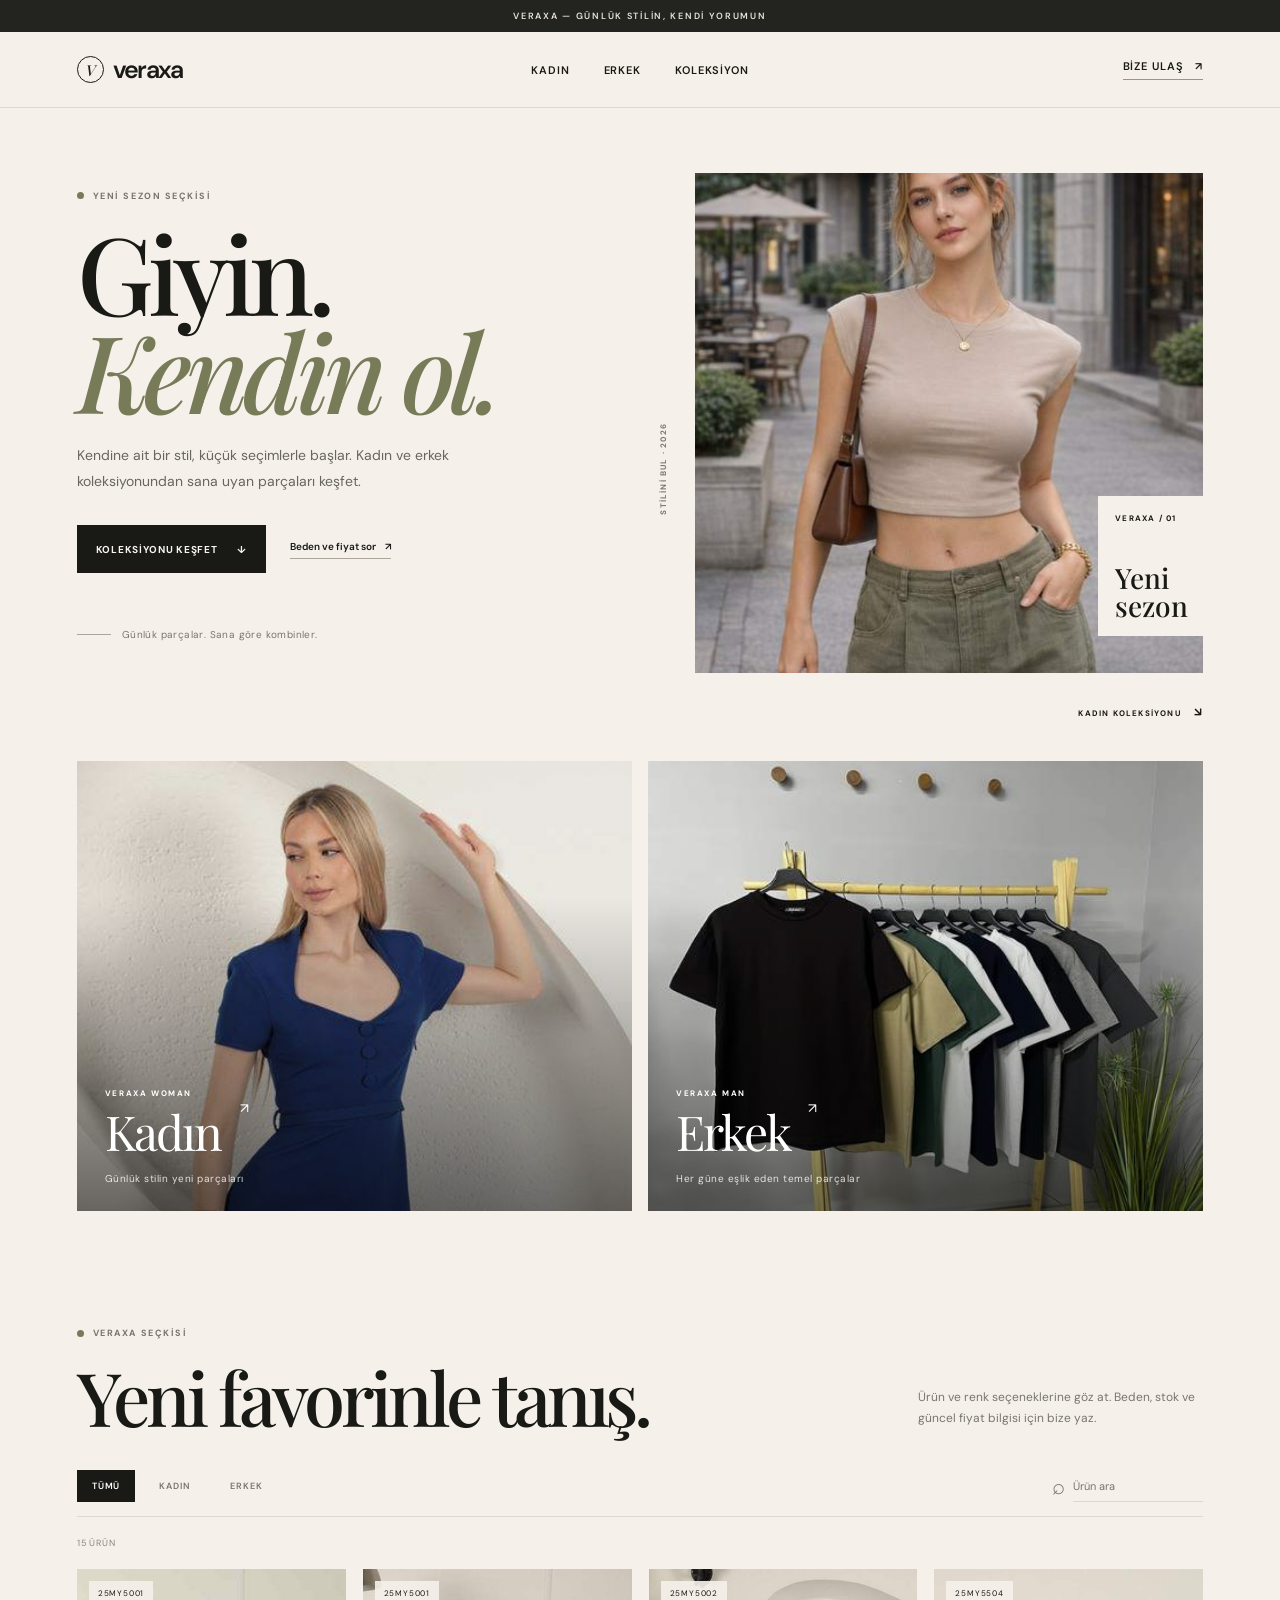
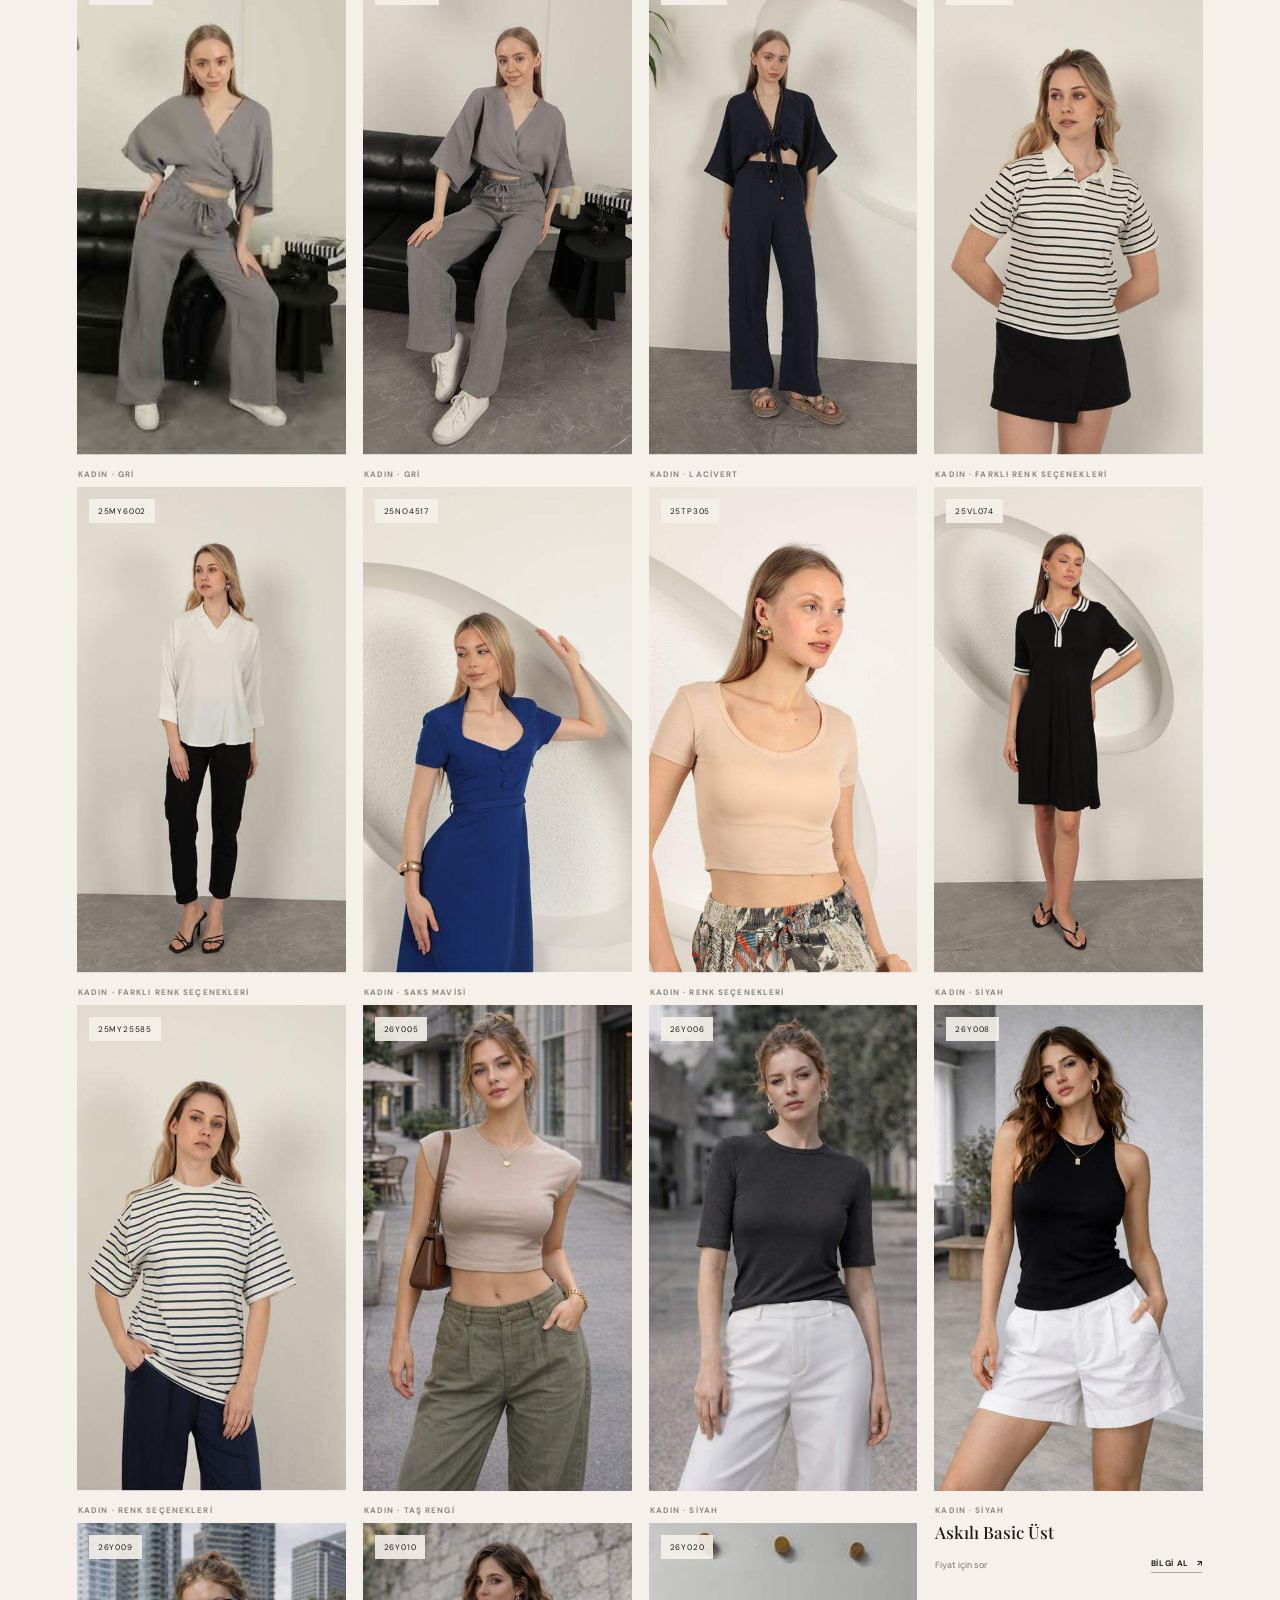
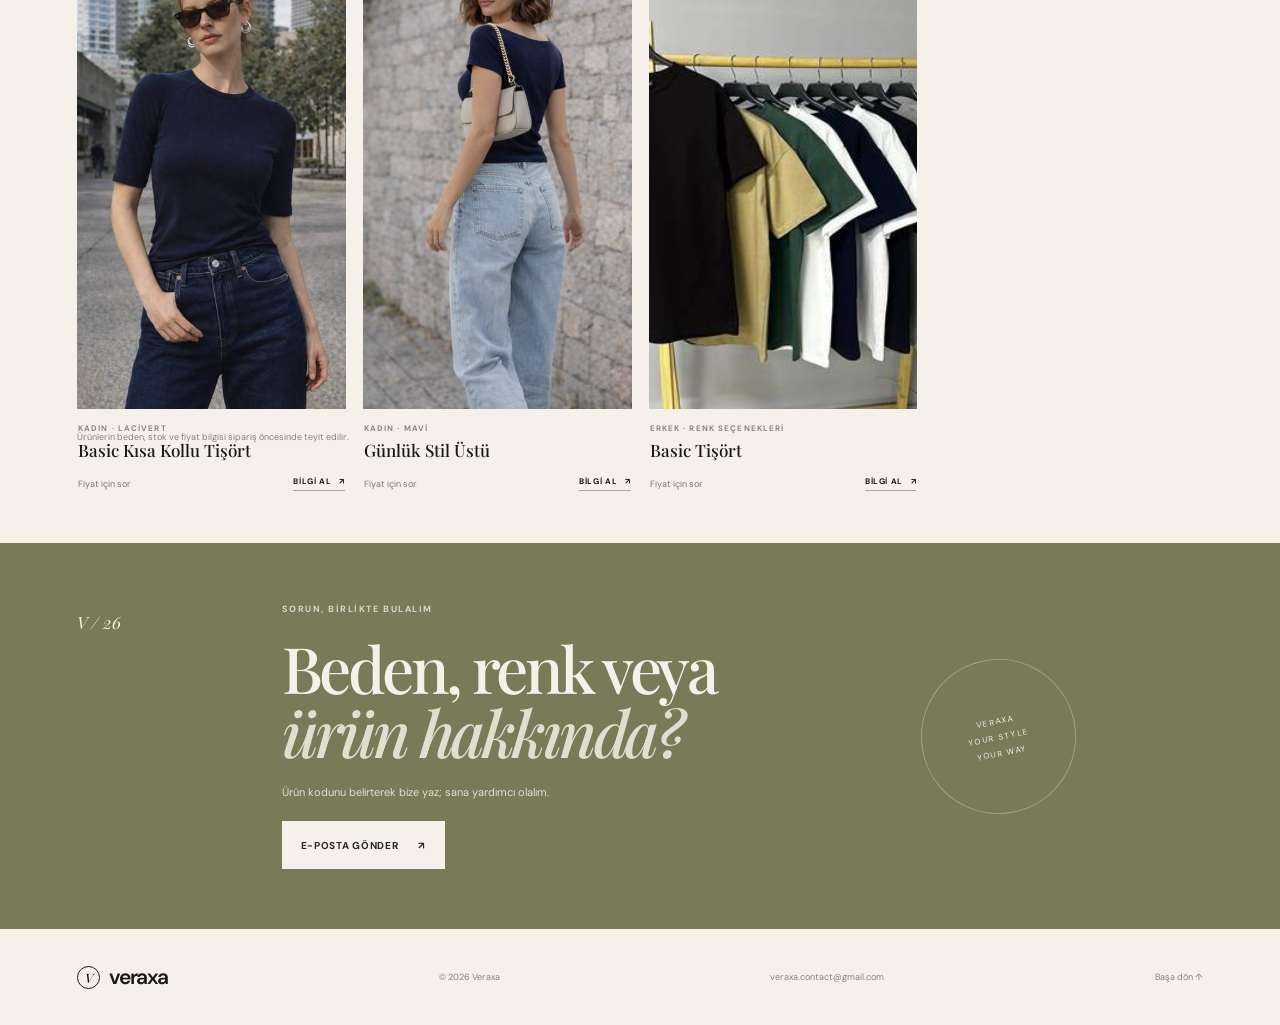
<file: index.html>
<!doctype html>
<html lang="tr">
<head>
  <meta charset="utf-8">
  <meta name="viewport" content="width=device-width, initial-scale=1">
  <meta name="theme-color" content="#f5f1ea">
  <title>Veraxa | Kadın ve Erkek Giyim</title>
  <meta name="description" content="Veraxa kadın ve erkek giyim koleksiyonunu keşfet. Ürün, beden ve güncel fiyat bilgisi için bize ulaş.">
  <meta property="og:title" content="Veraxa | Kadın ve Erkek Giyim">
  <meta property="og:description" content="Günlük stiline eşlik edecek parçaları Veraxa'da keşfet.">
  <meta property="og:type" content="website">
  <link rel="stylesheet" href="assets/css/site.css?v=20260930-fashion">
</head>
<body>
  <div class="announcement" id="announcementText">VERAXA — GÜNLÜK STİLİN, KENDİ YORUMUN</div>
  <header class="site-header">
    <a class="brand" href="/" aria-label="Veraxa ana sayfa"><span class="brand-mark">V</span><span>veraxa</span></a>
    <nav aria-label="Ana menü">
      <a href="#kadin">Kadın</a>
      <a href="#erkek">Erkek</a>
      <a href="#koleksiyon">Koleksiyon</a>
    </nav>
    <a class="header-cta" data-store-email href="mailto:veraxa.contact@gmail.com?subject=Veraxa%20%C3%BCr%C3%BCn%20bilgisi">Bize ulaş <span aria-hidden="true">↗</span></a>
  </header>

  <main>
    <section class="hero">
      <div class="hero-copy">
        <p class="eyebrow"><span></span> Yeni sezon seçkisi</p>
        <h1 class="hero-title" id="heroTitle">Giyin.<br><em>Kendin ol.</em></h1>
        <p class="hero-lead" id="heroLead">Kendine ait bir stil, küçük seçimlerle başlar. Kadın ve erkek koleksiyonundan sana uyan parçaları keşfet.</p>
        <div class="hero-actions">
          <a class="button button-dark" href="#koleksiyon">Koleksiyonu keşfet <span aria-hidden="true">↓</span></a>
          <a class="text-link" data-store-email href="mailto:veraxa.contact@gmail.com?subject=Veraxa%20%C3%BCr%C3%BCn%20bilgisi">Beden ve fiyat sor <span aria-hidden="true">↗</span></a>
        </div>
        <div class="hero-note"><span class="note-line"></span> <span id="heroNote">Günlük parçalar. Sana göre kombinler.</span></div>
      </div>
      <div class="hero-visual">
        <img id="heroImage" src="assets/products/26Y005.jpg" alt="Veraxa kadın koleksiyonundan günlük kombin">
        <div class="visual-label"><span>VERAXA / 01</span><strong>Yeni<br>sezon</strong></div>
        <div class="visual-caption">STİLİNİ BUL · 2026</div>
      </div>
      <a class="hero-side-link" href="#kadin">KADIN KOLEKSİYONU <span>↘</span></a>
    </section>

    <section class="category-intro" aria-label="Koleksiyon kategorileri">
      <a class="category-card women" id="kadin" href="#koleksiyon" data-select="Kadın">
        <img id="womenImage" src="assets/products/25NO4517-elbise.jpg" alt="Kadın koleksiyonundan saks mavisi elbise" loading="lazy">
        <span class="category-overline">VERAXA WOMAN</span>
        <span class="category-title">Kadın <span>↗</span></span>
        <span class="category-subtitle">Günlük stilin yeni parçaları</span>
      </a>
      <a class="category-card men" id="erkek" href="#koleksiyon" data-select="Erkek">
        <img id="menImage" src="assets/products/26Y020.jpg" alt="Erkek koleksiyonundan farklı renklerde tişörtler" loading="lazy">
        <span class="category-overline">VERAXA MAN</span>
        <span class="category-title">Erkek <span>↗</span></span>
        <span class="category-subtitle">Her güne eşlik eden temel parçalar</span>
      </a>
    </section>

    <section class="catalog" id="koleksiyon">
      <div class="catalog-heading">
        <div>
          <p class="eyebrow"><span></span> VERAXA SEÇKİSİ</p>
          <h2 class="catalog-title" id="catalogTitle">Yeni favorinle <em>tanış.</em></h2>
        </div>
        <p id="catalogDescription">Ürün ve renk seçeneklerine göz at. Beden, stok ve güncel fiyat bilgisi için bize yaz.</p>
      </div>
      <div class="catalog-toolbar">
        <div class="filters" id="categoryFilters" aria-label="Koleksiyon filtresi"></div>
        <label class="search-box"><span class="sr-only">Ürün ara</span><span aria-hidden="true">⌕</span><input id="productSearch" type="search" placeholder="Ürün ara" autocomplete="off"></label>
      </div>
      <p class="product-status" id="productStatus" aria-live="polite"></p>
      <div class="product-grid" id="productGrid"></div>
      <div class="catalog-footnote" id="catalogFootnote">Ürünlerin beden, stok ve fiyat bilgisi sipariş öncesinde teyit edilir.</div>
    </section>

    <section class="contact">
      <div class="contact-index">V / 26</div>
      <div class="contact-copy">
        <p class="eyebrow">Sorun, birlikte bulalım</p>
        <h2 class="contact-title" id="contactTitle">Beden, renk veya<br><em>ürün hakkında?</em></h2>
        <p id="contactText">Ürün kodunu belirterek bize yaz; sana yardımcı olalım.</p>
        <a class="button button-light" data-store-email href="mailto:veraxa.contact@gmail.com?subject=Veraxa%20%C3%BCr%C3%BCn%20bilgisi">E-posta gönder <span aria-hidden="true">↗</span></a>
      </div>
      <div class="contact-orbit" aria-hidden="true">VERAXA<br>YOUR STYLE<br>YOUR WAY</div>
    </section>
  </main>

  <footer class="site-footer">
    <a class="brand footer-brand" href="/"><span class="brand-mark">V</span><span>veraxa</span></a>
    <span>© 2026 Veraxa</span>
    <a id="footerEmail" href="mailto:veraxa.contact@gmail.com">veraxa.contact@gmail.com</a>
    <a href="#top" onclick="window.scrollTo({top:0,behavior:'smooth'});return false;">Başa dön ↑</a>
  </footer>

  <script src="assets/js/products.js?v=20260930-fashion"></script>
</body>
</html>
</file>
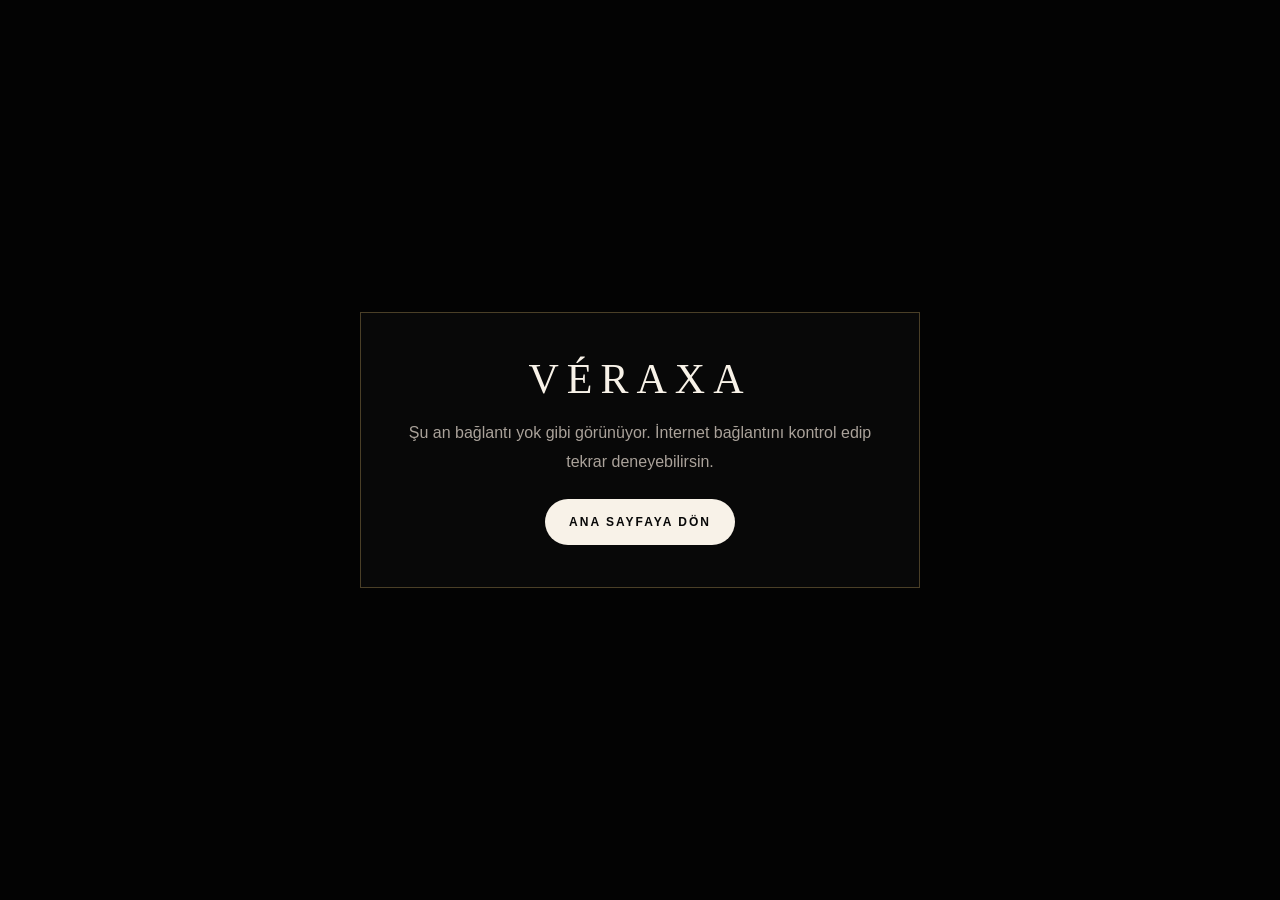
<file: offline.html>
<!DOCTYPE html>
<html lang="tr">
<head>
  <meta charset="UTF-8" />
  <meta name="viewport" content="width=device-width, initial-scale=1.0" />

  <title>VÉRAXA | Offline</title>

  <style>
    *{box-sizing:border-box;margin:0;padding:0}
    body{
      min-height:100vh;
      display:grid;
      place-items:center;
      background:#030303;
      color:#f8f2e8;
      font-family:Arial,sans-serif;
      padding:24px;
      text-align:center;
    }
    .box{
      max-width:560px;
      border:1px solid rgba(214,179,106,.32);
      padding:42px 28px;
      background:#080808;
    }
    h1{
      font-family:Georgia,serif;
      font-size:42px;
      font-weight:300;
      letter-spacing:8px;
      margin-bottom:16px;
    }
    p{
      color:#aaa29a;
      line-height:1.8;
      margin-bottom:22px;
    }
    a{
      display:inline-flex;
      align-items:center;
      justify-content:center;
      min-height:46px;
      padding:0 24px;
      border-radius:999px;
      background:#f8f2e8;
      color:#080808;
      text-decoration:none;
      letter-spacing:2px;
      font-size:12px;
      text-transform:uppercase;
      font-weight:bold;
    }
  </style>
</head>
<body>
  <div class="box">
    <h1>VÉRAXA</h1>

    <p>
      Şu an bağlantı yok gibi görünüyor. İnternet bağlantını kontrol edip
      tekrar deneyebilirsin.
    </p>

    <a href="/">Ana Sayfaya Dön</a>
  </div>
</body>
</html>
</file>
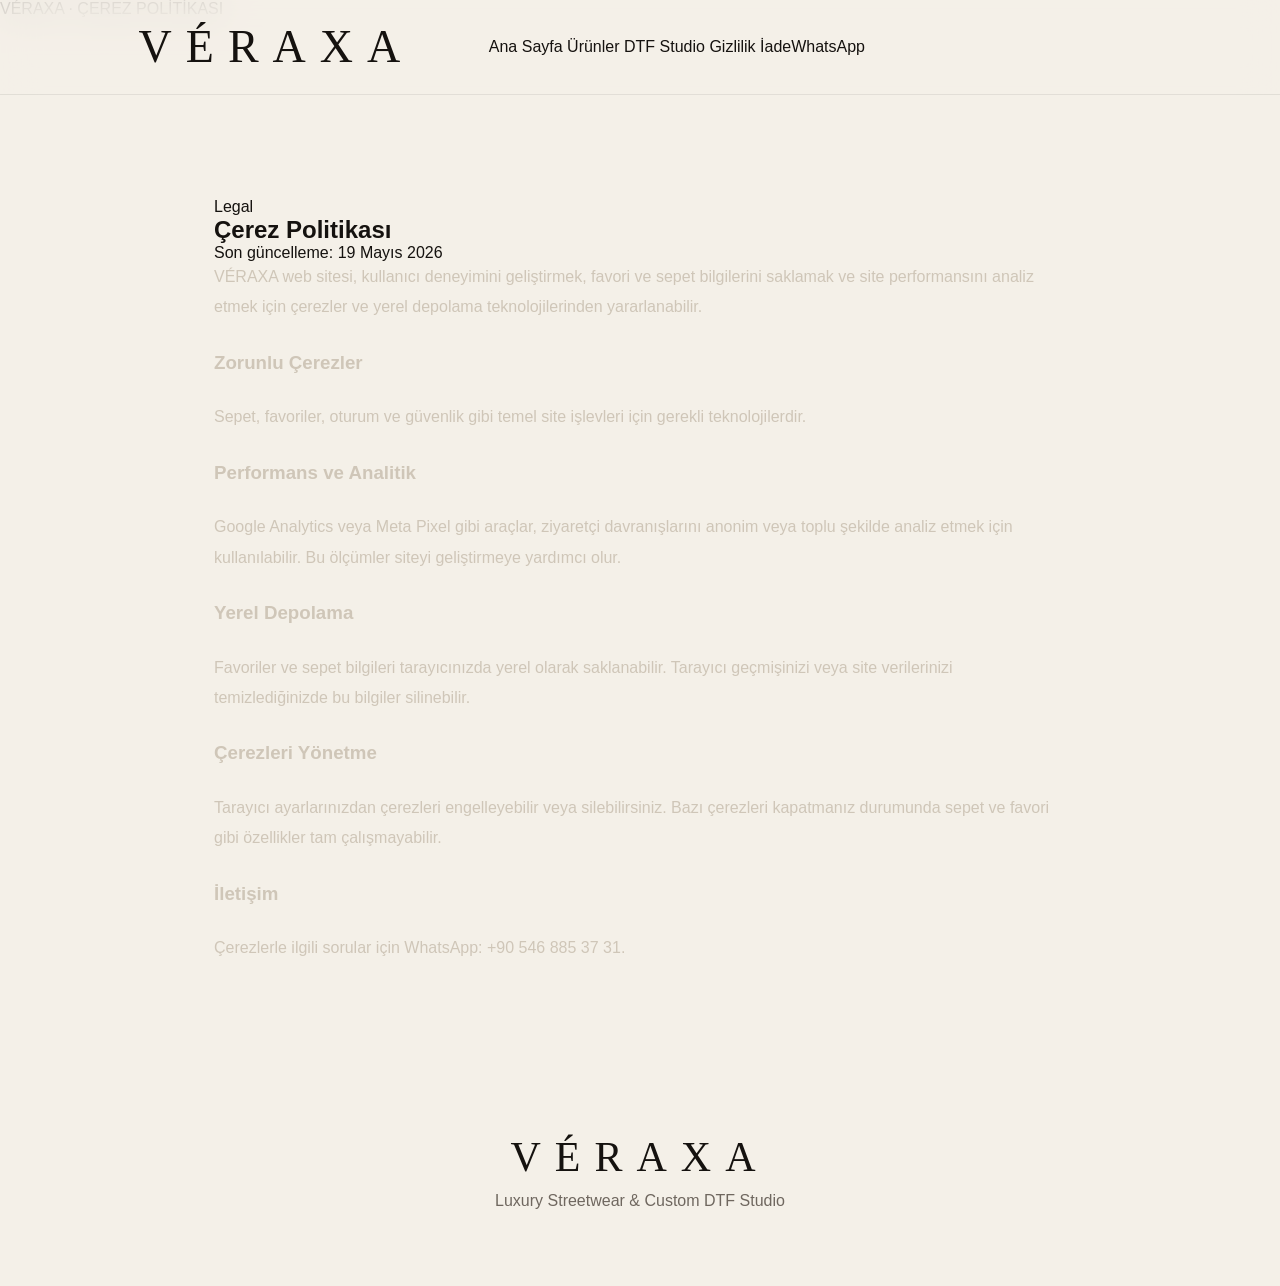
<file: legal/cookie-policy.html>
<!DOCTYPE html>
<html lang="tr">
<head>
  <meta charset="UTF-8" />
  <meta name="viewport" content="width=device-width, initial-scale=1.0" />

  <title>Çerez Politikası | VÉRAXA</title>
  <meta name="description" content="VÉRAXA çerez politikası ve analitik bilgilendirmesi." />

  <link rel="stylesheet" href="../assets/css/style.css?v=1000" />
</head>
<body>
  <div class="site-topline">
    VÉRAXA · ÇEREZ POLİTİKASI
  </div>

  <header class="header">
    <a class="logo" href="../index.html">VÉRAXA</a>

    <nav class="nav">
      <a href="../index.html">Ana Sayfa</a>
      <a href="../index.html#products">Ürünler</a>
      <a href="../index.html#dtf">DTF Studio</a>
      <a href="privacy-policy.html">Gizlilik</a>
      <a href="return-policy.html">İade</a>
    </nav>

    <div class="nav-right">
      <a href="https://wa.me/905468853731" target="_blank">WhatsApp</a>
    </div>
  </header>

  <main class="section" style="padding-top:180px;max-width:980px;margin:auto;">
    <div class="section-title">
      <span>Legal</span>
      <h2>Çerez Politikası</h2>
      <p>Son güncelleme: 19 Mayıs 2026</p>
    </div>

    <div style="color:#cfc6b8;line-height:1.9;display:grid;gap:22px;">
      <p>
        VÉRAXA web sitesi, kullanıcı deneyimini geliştirmek, favori ve sepet bilgilerini
        saklamak ve site performansını analiz etmek için çerezler ve yerel depolama
        teknolojilerinden yararlanabilir.
      </p>

      <h3>Zorunlu Çerezler</h3>
      <p>
        Sepet, favoriler, oturum ve güvenlik gibi temel site işlevleri için gerekli
        teknolojilerdir.
      </p>

      <h3>Performans ve Analitik</h3>
      <p>
        Google Analytics veya Meta Pixel gibi araçlar, ziyaretçi davranışlarını anonim veya
        toplu şekilde analiz etmek için kullanılabilir. Bu ölçümler siteyi geliştirmeye yardımcı olur.
      </p>

      <h3>Yerel Depolama</h3>
      <p>
        Favoriler ve sepet bilgileri tarayıcınızda yerel olarak saklanabilir. Tarayıcı
        geçmişinizi veya site verilerinizi temizlediğinizde bu bilgiler silinebilir.
      </p>

      <h3>Çerezleri Yönetme</h3>
      <p>
        Tarayıcı ayarlarınızdan çerezleri engelleyebilir veya silebilirsiniz. Bazı çerezleri
        kapatmanız durumunda sepet ve favori gibi özellikler tam çalışmayabilir.
      </p>

      <h3>İletişim</h3>
      <p>
        Çerezlerle ilgili sorular için WhatsApp: +90 546 885 37 31.
      </p>
    </div>
  </main>

  <footer class="footer">
    <div class="footer-logo">VÉRAXA</div>
    <p>Luxury Streetwear & Custom DTF Studio</p>
  </footer>
</body>
</html>
</file>
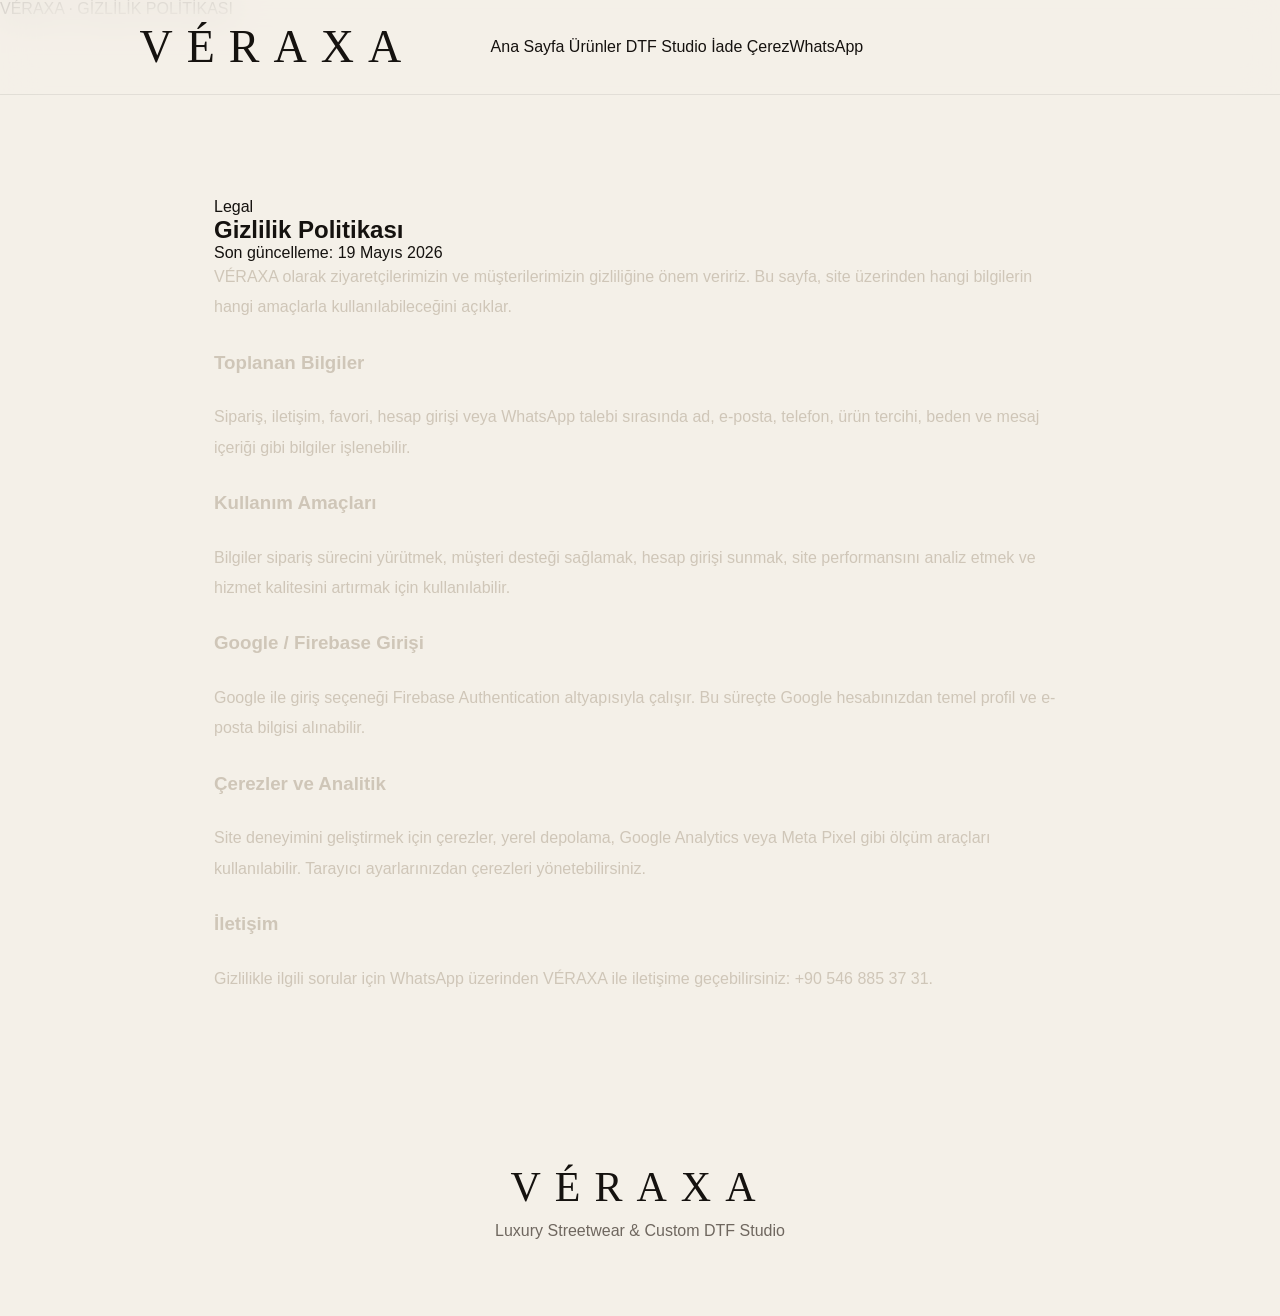
<file: legal/privacy-policy.html>
<!DOCTYPE html>
<html lang="tr">
<head>
  <meta charset="UTF-8" />
  <meta name="viewport" content="width=device-width, initial-scale=1.0" />

  <title>Gizlilik Politikası | VÉRAXA</title>
  <meta name="description" content="VÉRAXA gizlilik politikası ve kişisel veri bilgilendirmesi." />

  <link rel="stylesheet" href="../assets/css/style.css?v=1000" />
</head>
<body>
  <div class="site-topline">
    VÉRAXA · GİZLİLİK POLİTİKASI
  </div>

  <header class="header">
    <a class="logo" href="../index.html">VÉRAXA</a>

    <nav class="nav">
      <a href="../index.html">Ana Sayfa</a>
      <a href="../index.html#products">Ürünler</a>
      <a href="../index.html#dtf">DTF Studio</a>
      <a href="return-policy.html">İade</a>
      <a href="cookie-policy.html">Çerez</a>
    </nav>

    <div class="nav-right">
      <a href="https://wa.me/905468853731" target="_blank">WhatsApp</a>
    </div>
  </header>

  <main class="section" style="padding-top:180px;max-width:980px;margin:auto;">
    <div class="section-title">
      <span>Legal</span>
      <h2>Gizlilik Politikası</h2>
      <p>Son güncelleme: 19 Mayıs 2026</p>
    </div>

    <div style="color:#cfc6b8;line-height:1.9;display:grid;gap:22px;">
      <p>
        VÉRAXA olarak ziyaretçilerimizin ve müşterilerimizin gizliliğine önem veririz.
        Bu sayfa, site üzerinden hangi bilgilerin hangi amaçlarla kullanılabileceğini açıklar.
      </p>

      <h3>Toplanan Bilgiler</h3>
      <p>
        Sipariş, iletişim, favori, hesap girişi veya WhatsApp talebi sırasında ad, e-posta,
        telefon, ürün tercihi, beden ve mesaj içeriği gibi bilgiler işlenebilir.
      </p>

      <h3>Kullanım Amaçları</h3>
      <p>
        Bilgiler sipariş sürecini yürütmek, müşteri desteği sağlamak, hesap girişi sunmak,
        site performansını analiz etmek ve hizmet kalitesini artırmak için kullanılabilir.
      </p>

      <h3>Google / Firebase Girişi</h3>
      <p>
        Google ile giriş seçeneği Firebase Authentication altyapısıyla çalışır. Bu süreçte
        Google hesabınızdan temel profil ve e-posta bilgisi alınabilir.
      </p>

      <h3>Çerezler ve Analitik</h3>
      <p>
        Site deneyimini geliştirmek için çerezler, yerel depolama, Google Analytics veya Meta
        Pixel gibi ölçüm araçları kullanılabilir. Tarayıcı ayarlarınızdan çerezleri yönetebilirsiniz.
      </p>

      <h3>İletişim</h3>
      <p>
        Gizlilikle ilgili sorular için WhatsApp üzerinden VÉRAXA ile iletişime geçebilirsiniz:
        +90 546 885 37 31.
      </p>
    </div>
  </main>

  <footer class="footer">
    <div class="footer-logo">VÉRAXA</div>
    <p>Luxury Streetwear & Custom DTF Studio</p>
  </footer>
</body>
</html>
</file>
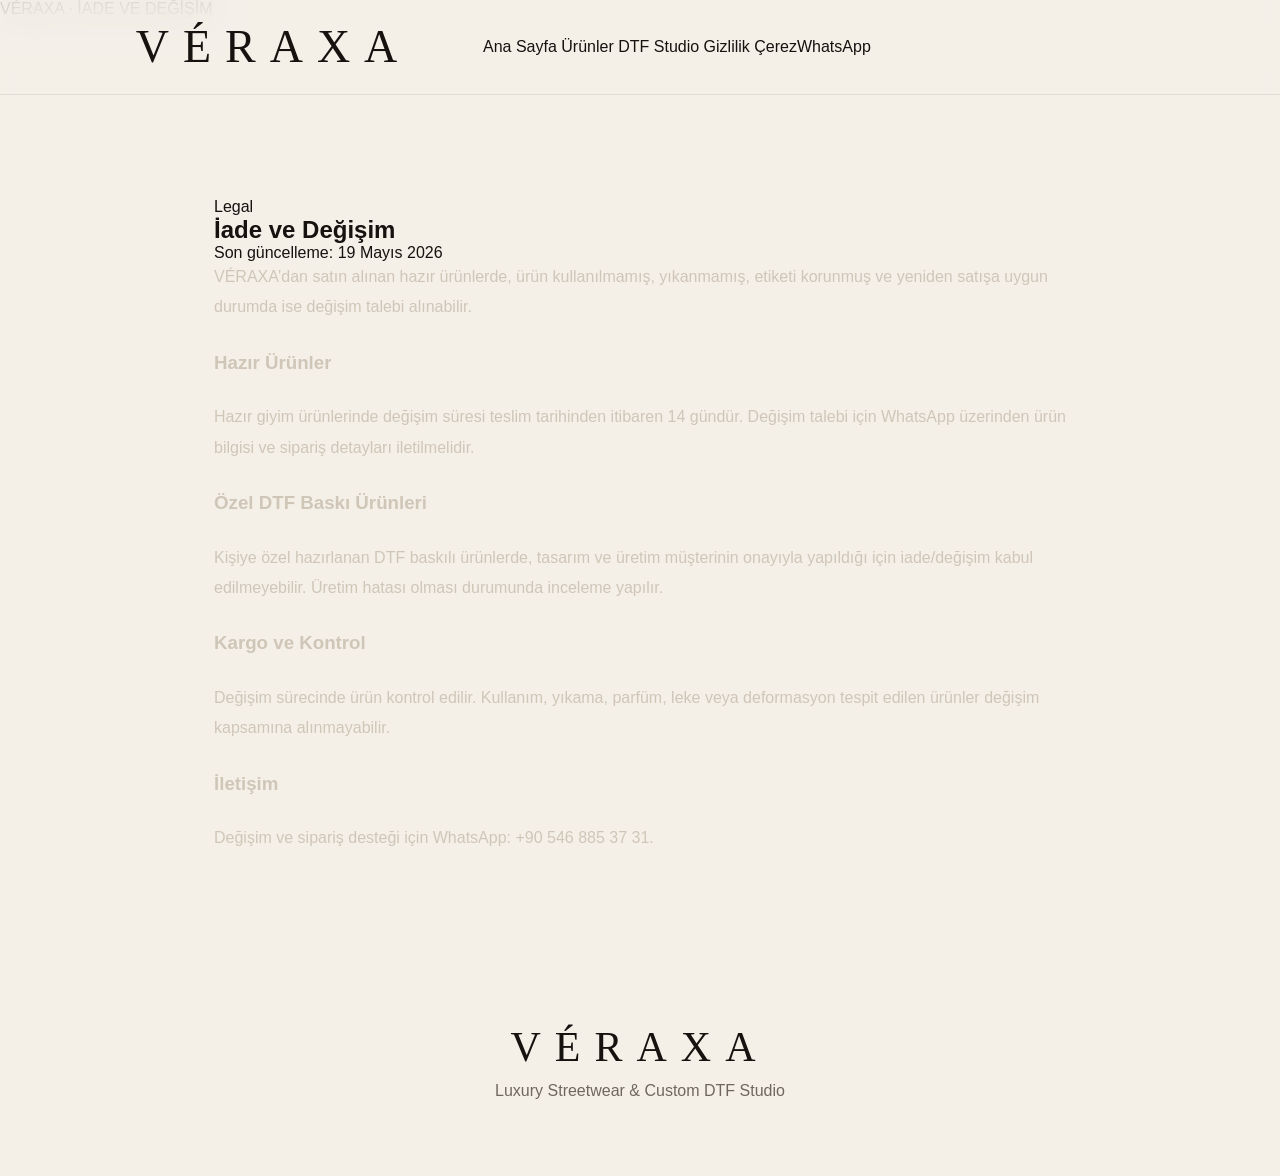
<file: legal/return-policy.html>
<!DOCTYPE html>
<html lang="tr">
<head>
  <meta charset="UTF-8" />
  <meta name="viewport" content="width=device-width, initial-scale=1.0" />

  <title>İade ve Değişim | VÉRAXA</title>
  <meta name="description" content="VÉRAXA iade, değişim ve özel DTF baskı sipariş politikası." />

  <link rel="stylesheet" href="../assets/css/style.css?v=1000" />
</head>
<body>
  <div class="site-topline">
    VÉRAXA · İADE VE DEĞİŞİM
  </div>

  <header class="header">
    <a class="logo" href="../index.html">VÉRAXA</a>

    <nav class="nav">
      <a href="../index.html">Ana Sayfa</a>
      <a href="../index.html#products">Ürünler</a>
      <a href="../index.html#dtf">DTF Studio</a>
      <a href="privacy-policy.html">Gizlilik</a>
      <a href="cookie-policy.html">Çerez</a>
    </nav>

    <div class="nav-right">
      <a href="https://wa.me/905468853731" target="_blank">WhatsApp</a>
    </div>
  </header>

  <main class="section" style="padding-top:180px;max-width:980px;margin:auto;">
    <div class="section-title">
      <span>Legal</span>
      <h2>İade ve Değişim</h2>
      <p>Son güncelleme: 19 Mayıs 2026</p>
    </div>

    <div style="color:#cfc6b8;line-height:1.9;display:grid;gap:22px;">
      <p>
        VÉRAXA’dan satın alınan hazır ürünlerde, ürün kullanılmamış, yıkanmamış,
        etiketi korunmuş ve yeniden satışa uygun durumda ise değişim talebi alınabilir.
      </p>

      <h3>Hazır Ürünler</h3>
      <p>
        Hazır giyim ürünlerinde değişim süresi teslim tarihinden itibaren 14 gündür.
        Değişim talebi için WhatsApp üzerinden ürün bilgisi ve sipariş detayları iletilmelidir.
      </p>

      <h3>Özel DTF Baskı Ürünleri</h3>
      <p>
        Kişiye özel hazırlanan DTF baskılı ürünlerde, tasarım ve üretim müşterinin onayıyla
        yapıldığı için iade/değişim kabul edilmeyebilir. Üretim hatası olması durumunda
        inceleme yapılır.
      </p>

      <h3>Kargo ve Kontrol</h3>
      <p>
        Değişim sürecinde ürün kontrol edilir. Kullanım, yıkama, parfüm, leke veya deformasyon
        tespit edilen ürünler değişim kapsamına alınmayabilir.
      </p>

      <h3>İletişim</h3>
      <p>
        Değişim ve sipariş desteği için WhatsApp: +90 546 885 37 31.
      </p>
    </div>
  </main>

  <footer class="footer">
    <div class="footer-logo">VÉRAXA</div>
    <p>Luxury Streetwear & Custom DTF Studio</p>
  </footer>
</body>
</html>
</file>
<file: assets/css/site.css>
@import url('https://fonts.googleapis.com/css2?family=DM+Sans:wght@400;500;600;700&family=Playfair+Display:ital,wght@0,500;0,600;0,700;1,500;1,600&display=swap');

:root{--paper:#f5f1ea;--ink:#191916;--muted:#77766f;--line:#ded9d0;--olive:#777b58;--serif:'Playfair Display',Georgia,serif;--sans:'DM Sans',Arial,sans-serif}
*{box-sizing:border-box}
html{scroll-behavior:smooth;scroll-padding-top:90px}
body{margin:0;background:var(--paper);color:var(--ink);font-family:var(--sans);-webkit-font-smoothing:antialiased}
a{color:inherit;text-decoration:none}
img{display:block;width:100%;object-fit:cover}
.announcement{height:32px;display:grid;place-items:center;background:#23231f;color:#e9e5da;font-size:9px;letter-spacing:.19em;font-weight:600}
.site-header{height:76px;padding:0 clamp(22px,6vw,92px);display:grid;grid-template-columns:1fr 1fr 1fr;align-items:center;background:var(--paper);border-bottom:1px solid var(--line);position:sticky;top:0;z-index:20}
.brand{display:inline-flex;align-items:center;gap:9px;font-size:25px;font-weight:600;letter-spacing:-.07em;width:max-content}
.brand-mark{width:27px;height:27px;display:grid;place-items:center;border:1px solid var(--ink);border-radius:50%;font-family:var(--serif);font-size:15px;font-style:italic;font-weight:500}
.site-header nav{display:flex;justify-content:center;gap:34px}
.site-header nav a,.header-cta{font-size:11px;font-weight:600;letter-spacing:.08em;text-transform:uppercase}
.site-header nav a{padding:10px 0;position:relative}
.site-header nav a:after{content:'';position:absolute;left:0;bottom:3px;width:100%;height:1px;background:var(--ink);transform:scaleX(0);transform-origin:left;transition:transform .2s}
.site-header nav a:hover:after{transform:scaleX(1)}
.header-cta{justify-self:end;border-bottom:1px solid #99958a;padding:0 0 6px}
.header-cta span{margin-left:8px}
main{max-width:1440px;margin:auto;padding:0 clamp(22px,6vw,92px)}
.hero{min-height:630px;padding:65px 0 70px;display:grid;grid-template-columns:1.02fr .98fr;align-items:center;gap:8%;position:relative}
.hero-copy{padding-bottom:15px}
.eyebrow{display:flex;align-items:center;gap:9px;margin:0 0 21px;color:#77756c;font-size:9px;font-weight:700;letter-spacing:.17em;text-transform:uppercase}
.eyebrow>span{width:7px;height:7px;border-radius:50%;background:var(--olive)}
h1,h2{font-family:var(--serif);font-weight:500;letter-spacing:-.055em}
h1{font-size:clamp(64px,8.4vw,118px);line-height:.91;margin:0 0 25px}
h1 em,h2 em{font-weight:500;color:var(--olive)}
.hero-lead{max-width:410px;color:#67665f;font-size:14px;line-height:1.85}
.hero-actions{display:flex;align-items:center;gap:24px;margin-top:30px}
.button{min-height:48px;padding:0 19px;display:inline-flex;align-items:center;justify-content:center;gap:20px;font-size:10px;font-weight:700;letter-spacing:.07em;text-transform:uppercase;transition:background .2s,color .2s,transform .2s}
.button:hover{transform:translateY(-2px)}
.button-dark{background:var(--ink);color:#f8f5ed}
.button-dark:hover{background:var(--olive)}
.text-link{font-size:10px;font-weight:600;border-bottom:1px solid #aaa69c;padding:0 0 5px}
.text-link span{margin-left:7px}
.hero-note{display:flex;align-items:center;gap:11px;margin-top:55px;color:#77766f;font-size:10px;letter-spacing:.04em}
.note-line{width:34px;height:1px;background:#aaa69b}
.hero-visual{position:relative;height:500px;background:#e8e3d9}
.hero-visual>img{height:100%;object-position:center 29%}
.visual-label{position:absolute;right:-22px;bottom:37px;width:127px;height:140px;padding:17px;background:#f5f1ea;display:flex;flex-direction:column;justify-content:space-between}
.visual-label span,.visual-caption{font-size:8px;font-weight:700;letter-spacing:.15em}
.visual-label strong{font-family:var(--serif);font-size:28px;line-height:.98;font-weight:500}
.visual-caption{position:absolute;left:-37px;top:50%;writing-mode:vertical-rl;transform:rotate(180deg);color:#77766f}
.hero-side-link{position:absolute;right:0;bottom:23px;font-size:8px;letter-spacing:.15em;font-weight:700}
.hero-side-link span{margin-left:10px;font-size:12px}
.category-intro{display:grid;grid-template-columns:1fr 1fr;gap:16px;padding:18px 0 100px}
.category-card{height:450px;position:relative;overflow:hidden;background:#dedbd4;color:#fff}
.category-card:after{content:'';position:absolute;inset:0;background:linear-gradient(180deg,rgba(0,0,0,.02) 30%,rgba(0,0,0,.55) 100%)}
.category-card img{height:100%;transition:transform .5s;filter:saturate(.87)}
.category-card:hover img{transform:scale(1.035)}
.category-overline,.category-title,.category-subtitle{position:absolute;z-index:1;left:28px}
.category-overline{bottom:113px;font-size:8px;letter-spacing:.2em;font-weight:700}
.category-title{bottom:48px;font-family:var(--serif);font-size:48px;letter-spacing:-.04em}
.category-title span{font-family:var(--sans);font-size:14px;vertical-align:top;margin-left:9px}
.category-subtitle{bottom:26px;font-size:10px;letter-spacing:.05em;color:rgba(255,255,255,.83)}
.catalog{padding:16px 0 100px}
.catalog-heading{display:flex;align-items:end;justify-content:space-between;gap:30px;margin-bottom:36px}
.catalog-heading h2,.contact h2{margin:0;font-size:clamp(43px,6vw,74px);line-height:1}
.catalog-heading>p{max-width:285px;margin:0 0 4px;color:#77766f;font-size:12px;line-height:1.8}
.catalog-toolbar{display:flex;justify-content:space-between;align-items:center;gap:20px;border-bottom:1px solid var(--line);padding-bottom:14px;margin-bottom:20px}
.filters{display:flex;gap:9px;flex-wrap:wrap}
.filter-button{border:1px solid transparent;background:transparent;padding:9px 14px;color:#77766f;font:600 9px var(--sans);letter-spacing:.1em;text-transform:uppercase;cursor:pointer}
.filter-button[aria-pressed=true]{background:var(--ink);color:white}
.search-box{display:flex;align-items:center;gap:8px;color:#77766f}
.search-box>span:not(.sr-only){font-size:22px}
.search-box input{width:130px;border:0;border-bottom:1px solid var(--line);outline:0;background:transparent;padding:8px 0;color:var(--ink);font:11px var(--sans)}
.product-status{min-height:15px;margin:0 0 17px;color:#88867d;font-size:9px;letter-spacing:.1em;text-transform:uppercase}
.product-grid{display:grid;grid-template-columns:repeat(4,minmax(0,1fr));gap:32px 17px}
.product-card{min-width:0}
.product-media{position:relative;overflow:hidden;background:#eae6de;aspect-ratio: .77}
.product-media img{height:100%;transition:transform .45s}
.product-card:hover .product-media img{transform:scale(1.035)}
.product-code{position:absolute;left:12px;top:12px;padding:7px 9px;background:rgba(245,241,234,.9);font-size:8px;letter-spacing:.1em}
.product-info{padding:14px 1px 0}
.product-kind{margin:0 0 7px;color:#89867d;font-size:8px;font-weight:700;letter-spacing:.14em;text-transform:uppercase}
.product-title{margin:0;font-family:var(--serif);font-size:17px;line-height:1.25;font-weight:500}
.product-bottom{display:flex;align-items:center;justify-content:space-between;gap:8px;margin-top:15px}
.price-prompt{font-size:9px;color:#77766f}
.product-link{border-bottom:1px solid #aaa69c;padding-bottom:4px;font-size:8px;font-weight:700;letter-spacing:.08em;text-transform:uppercase;white-space:nowrap}
.product-link span{margin-left:5px}
.catalog-footnote{margin-top:22px;color:#858278;font-size:9px}
.empty-state{padding:45px 0;color:#77766f;font-size:12px}
.contact{position:relative;min-height:360px;display:grid;grid-template-columns:.4fr 1fr .8fr;align-items:center;overflow:hidden;margin:0 calc(clamp(22px,6vw,92px)*-1);padding:60px clamp(22px,6vw,92px);background:#777b58;color:#f5f1ea}
.contact-index{align-self:start;padding-top:8px;font-family:var(--serif);font-size:17px;font-style:italic}
.contact .eyebrow{color:#d8d8ca}
.contact .eyebrow>span{background:#e7e3d7}
.contact h2{font-size:clamp(45px,5vw,66px)}
.contact h2 em{color:#e0dece}
.contact-copy>p:not(.eyebrow){max-width:310px;margin:19px 0 20px;color:#e0dfd5;font-size:11px;line-height:1.7}
.button-light{background:#f5f1ea;color:#272720}
.contact-orbit{justify-self:center;width:155px;height:155px;border:1px solid rgba(245,241,234,.35);border-radius:50%;display:grid;place-content:center;text-align:center;font-size:8px;line-height:2;letter-spacing:.18em;transform:rotate(-12deg)}
.site-footer{max-width:1440px;min-height:96px;margin:auto;padding:22px clamp(22px,6vw,92px);display:flex;align-items:center;justify-content:space-between;gap:20px;color:#858278;font-size:9px}
.footer-brand{color:var(--ink);font-size:21px}
.footer-brand .brand-mark{width:23px;height:23px;font-size:13px}
.sr-only{position:absolute;width:1px;height:1px;padding:0;margin:-1px;overflow:hidden;clip:rect(0,0,0,0);white-space:nowrap;border:0}
:focus-visible{outline:2px solid #8a8d69;outline-offset:3px}
@media(max-width:1000px){.hero{min-height:560px;gap:5%}.hero-visual{height:440px}.category-card{height:370px}.product-grid{grid-template-columns:repeat(3,minmax(0,1fr))}.contact{grid-template-columns:.25fr 1fr .55fr}}
@media(max-width:700px){.site-header{height:65px;grid-template-columns:1fr auto;padding-inline:20px}.site-header nav{grid-column:1/-1;grid-row:2;justify-content:flex-start;gap:24px;padding:0 0 12px}.site-header{height:auto;padding-top:15px}.header-cta{grid-column:2;grid-row:1}.brand{font-size:22px}.announcement{font-size:8px;letter-spacing:.12em}.hero{grid-template-columns:1fr;gap:28px;padding:54px 0 62px}.hero-copy{padding:0}.hero-visual{height:min(118vw,530px);margin:0 10px 0 0}.visual-caption{left:-19px}.hero-side-link{right:0;bottom:20px}.category-intro{gap:10px;padding:14px 0 70px}.category-card{height:300px}.category-overline,.category-title,.category-subtitle{left:17px}.category-title{font-size:37px;bottom:45px}.category-overline{bottom:99px}.category-subtitle{bottom:23px;font-size:8px}.catalog{padding-bottom:70px}.catalog-heading{display:block}.catalog-heading>p{margin-top:17px}.catalog-toolbar{align-items:flex-start;flex-direction:column}.search-box{align-self:flex-end}.product-grid{grid-template-columns:repeat(2,minmax(0,1fr));gap:26px 12px}.product-title{font-size:15px}.product-bottom{align-items:flex-start;flex-direction:column}.contact{grid-template-columns:1fr;gap:24px;min-height:410px;padding-block:44px}.contact-index{position:absolute;right:22px;top:43px}.contact-orbit{position:absolute;right:25px;bottom:38px;width:105px;height:105px;font-size:7px}.contact-copy{position:relative;z-index:1}.contact-copy>p:not(.eyebrow){max-width:220px}.site-footer{flex-wrap:wrap;justify-content:space-between;padding-block:20px}.site-footer>*{flex:0 0 40%}.site-footer>*:nth-child(even){text-align:right}}
@media(max-width:390px){main{padding-inline:16px}.site-header{padding-inline:16px}.category-card{height:250px}.category-title{font-size:32px}.category-subtitle{font-size:7px}.product-grid{gap:22px 9px}.product-title{font-size:14px}.contact{margin-inline:-16px;padding-inline:16px}}
@media(prefers-reduced-motion:reduce){html{scroll-behavior:auto}*,*:before,*:after{transition:none!important}}

.hero-title{white-space:pre-line}
</file>
<file: assets/css/style.css>
* {
  box-sizing: border-box;
  margin: 0;
  padding: 0;
}

:root {
  --page: #f4f0e8;
  --paper: #fbf8f1;
  --ink: #15120f;
  --muted: #6f675f;
  --soft: #ded6ca;
  --line: rgba(21, 18, 15, .14);
  --dark: #050505;
  --gold: #b08a42;
  --green: #25d366;
}

html {
  scroll-behavior: smooth;
}

body {
  background: var(--page);
  color: var(--ink);
  font-family: Inter, Arial, sans-serif;
  min-height: 100vh;
}

body.menu-open,
body.modal-open {
  overflow: hidden;
}

a {
  color: inherit;
  text-decoration: none;
}

button,
input,
select,
textarea {
  font: inherit;
}

button {
  cursor: pointer;
}

img {
  display: block;
}

#loader {
  position: fixed;
  inset: 0;
  z-index: 9999;
  display: grid;
  place-items: center;
  background: var(--page);
  transition: opacity .45s ease, visibility .45s ease;
}

#loader.hide {
  opacity: 0;
  visibility: hidden;
  pointer-events: none;
}

.loader-logo {
  font-family: "Cormorant Garamond", serif;
  font-size: clamp(38px, 6vw, 70px);
  letter-spacing: 22px;
  color: var(--ink);
  opacity: .82;
}

.header {
  position: fixed;
  top: 0;
  left: 0;
  right: 0;
  z-index: 90;
  display: grid;
  grid-template-columns: 1fr auto 1fr;
  align-items: center;
  padding: 24px 5vw;
  background: rgba(244, 240, 232, .82);
  backdrop-filter: blur(18px);
  border-bottom: 1px solid rgba(21, 18, 15, .08);
}

.logo,
.menu-logo,
.footer-logo {
  font-family: "Cormorant Garamond", serif;
  letter-spacing: 14px;
  font-weight: 400;
  line-height: 1;
}

.logo {
  font-size: clamp(28px, 4vw, 46px);
  text-align: center;
}

.header-link,
.header-actions button {
  border: 0;
  background: transparent;
  color: var(--ink);
  font-size: 13px;
  letter-spacing: 1.5px;
  text-transform: uppercase;
}

.header-actions {
  display: flex;
  justify-content: flex-end;
  align-items: center;
  gap: 20px;
}

.header-actions button:hover,
.header-link:hover {
  color: var(--gold);
}

.site-menu {
  position: fixed;
  inset: 0;
  z-index: 200;
  display: flex;
  flex-direction: column;
  justify-content: center;
  padding: 8vw;
  background: rgba(244, 240, 232, .98);
  opacity: 0;
  visibility: hidden;
  pointer-events: none;
  transition: opacity .3s ease, visibility .3s ease;
}

.site-menu.open {
  opacity: 1;
  visibility: visible;
  pointer-events: auto;
}

.menu-close {
  position: absolute;
  top: 28px;
  right: 5vw;
  width: 46px;
  height: 46px;
  border: 1px solid var(--line);
  background: transparent;
  color: var(--ink);
  font-size: 30px;
  line-height: 1;
}

.menu-logo {
  font-size: clamp(44px, 8vw, 110px);
  text-align: center;
  margin-bottom: 8vh;
}

.menu-grid {
  display: grid;
  grid-template-columns: repeat(4, 1fr);
  gap: 48px;
  max-width: 1280px;
  width: 100%;
  margin: 0 auto;
}

.menu-column {
  display: flex;
  flex-direction: column;
  gap: 16px;
}

.menu-column span {
  color: var(--gold);
  font-size: 12px;
  letter-spacing: 3px;
  text-transform: uppercase;
  margin-bottom: 10px;
}

.menu-column a {
  font-family: "Cormorant Garamond", serif;
  font-size: clamp(25px, 2.4vw, 42px);
  line-height: 1.05;
}

.menu-column a:hover {
  color: var(--gold);
}

.hero {
  position: relative;
  min-height: 100vh;
  display: grid;
  place-items: end center;
  overflow: hidden;
  background: #d8d0c3;
}

.hero img {
  position: absolute;
  inset: 0;
  width: 100%;
  height: 100%;
  object-fit: cover;
}

.hero::after {
  content: "";
  position: absolute;
  inset: 0;
  background: linear-gradient(180deg, rgba(244,240,232,.08), rgba(244,240,232,.08) 48%, rgba(0,0,0,.36));
}

.hero-caption {
  position: relative;
  z-index: 2;
  max-width: 760px;
  padding: 0 24px 82px;
  color: #fff;
  text-align: center;
}

.hero-caption span,
.split-copy span,
.atelier-copy span,
.section-heading span,
.process-grid span,
.transfer-intro span {
  color: var(--gold);
  font-size: 12px;
  letter-spacing: 4px;
  text-transform: uppercase;
  font-weight: 700;
}

.hero-caption h1 {
  font-family: "Cormorant Garamond", serif;
  font-size: clamp(56px, 8vw, 118px);
  font-weight: 300;
  line-height: .92;
  letter-spacing: 5px;
  margin: 16px 0;
}

.hero-caption p {
  max-width: 580px;
  margin: 0 auto;
  line-height: 1.8;
  font-size: 15px;
}

.hero-caption a,
.split-copy a,
.atelier-copy a {
  display: inline-flex;
  align-items: center;
  justify-content: center;
  min-height: 44px;
  margin-top: 26px;
  padding: 0 28px;
  border: 1px solid currentColor;
  border-radius: 999px;
  font-size: 12px;
  letter-spacing: 2px;
  text-transform: uppercase;
}

.hero-caption a:hover {
  background: #fff;
  color: var(--ink);
  border-color: #fff;
}

.quiet-nav {
  display: grid;
  grid-template-columns: repeat(4, 1fr);
  border-bottom: 1px solid var(--line);
  background: var(--paper);
}

.quiet-nav a {
  padding: 28px 18px;
  text-align: center;
  border-right: 1px solid var(--line);
  font-size: 13px;
  letter-spacing: 2px;
  text-transform: uppercase;
}

.quiet-nav a:hover {
  background: var(--ink);
  color: var(--paper);
}

.split-editorial,
.atelier {
  display: grid;
  grid-template-columns: 1fr 1fr;
  min-height: 720px;
  border-bottom: 1px solid var(--line);
}

.split-copy,
.atelier-copy {
  display: flex;
  flex-direction: column;
  justify-content: center;
  padding: 9vw;
  background: var(--paper);
}

.split-copy h2,
.atelier-copy h2,
.transfer-intro h3 {
  font-family: "Cormorant Garamond", serif;
  font-size: clamp(44px, 5vw, 86px);
  font-weight: 300;
  line-height: .95;
  margin: 18px 0;
}

.split-copy p,
.atelier-copy p,
.transfer-intro p {
  color: var(--muted);
  line-height: 1.9;
  max-width: 560px;
}

.split-image,
.atelier-image {
  min-height: 520px;
}

.split-image img,
.atelier-image img {
  width: 100%;
  height: 100%;
  object-fit: cover;
}

.atelier {
  background: var(--paper);
}

.atelier-image {
  order: 1;
}

.atelier-copy {
  order: 2;
}

.section {
  padding: 96px 5vw;
}

.section-heading {
  max-width: 980px;
  margin: 0 auto 46px;
  text-align: center;
}

.section-heading h2 {
  font-family: "Cormorant Garamond", serif;
  font-size: clamp(42px, 6vw, 88px);
  font-weight: 300;
  line-height: 1;
  margin-top: 12px;
}

.product-toolbar {
  display: flex;
  align-items: center;
  justify-content: space-between;
  gap: 22px;
  margin-bottom: 34px;
}

.product-filters {
  display: flex;
  flex-wrap: wrap;
  gap: 10px;
}

.product-filters button {
  border: 1px solid var(--line);
  background: transparent;
  color: var(--ink);
  border-radius: 999px;
  padding: 11px 18px;
  font-size: 13px;
}

.product-filters button.active,
.product-filters button:hover {
  background: var(--ink);
  color: var(--paper);
  border-color: var(--ink);
}

#searchInput {
  width: min(320px, 100%);
  border: 1px solid var(--line);
  background: var(--paper);
  color: var(--ink);
  border-radius: 999px;
  padding: 12px 18px;
  outline: none;
}

.products-grid {
  display: grid;
  grid-template-columns: repeat(4, 1fr);
  gap: 1px;
  background: var(--line);
  border: 1px solid var(--line);
}

.product-card {
  background: var(--page);
  min-width: 0;
}

.product-click {
  display: block;
  width: 100%;
  border: 0;
  background: transparent;
  color: var(--ink);
  text-align: left;
}

.product-image-wrap {
  position: relative;
  display: block;
  aspect-ratio: 3 / 4;
  overflow: hidden;
  background: #ebe4d8;
}

.product-image-wrap img {
  position: absolute;
  inset: 0;
  width: 100%;
  height: 100%;
  object-fit: cover;
  transition: opacity .35s ease, transform .45s ease;
}

.product-image-wrap .secondary {
  opacity: 0;
}

.product-card:hover .secondary {
  opacity: 1;
}

.product-card:hover .primary {
  opacity: 0;
}

.product-card:hover img {
  transform: scale(1.02);
}

.product-content {
  display: grid;
  gap: 8px;
  padding: 18px 18px 12px;
}

.product-content small {
  color: var(--gold);
  font-size: 11px;
  letter-spacing: 2px;
  text-transform: uppercase;
  font-weight: 700;
}

.product-content strong {
  font-family: "Cormorant Garamond", serif;
  font-size: 25px;
  font-weight: 400;
  line-height: 1.1;
}

.product-content span {
  color: var(--ink);
  font-size: 14px;
  font-weight: 600;
}

.product-actions {
  display: grid;
  grid-template-columns: 1fr 1fr;
  gap: 1px;
  background: var(--line);
  margin-top: 6px;
}

.product-actions button {
  border: 0;
  background: var(--page);
  color: var(--ink);
  padding: 14px 10px;
  font-size: 12px;
  font-weight: 700;
}

.product-actions button:hover {
  background: var(--ink);
  color: var(--paper);
}

.empty {
  grid-column: 1 / -1;
  padding: 48px;
  text-align: center;
  color: var(--muted);
  background: var(--page);
}

.dtf {
  background: var(--paper);
  border-top: 1px solid var(--line);
}

.process-grid {
  display: grid;
  grid-template-columns: repeat(4, 1fr);
  border: 1px solid var(--line);
  background: var(--page);
}

.process-grid div {
  padding: 34px;
  border-right: 1px solid var(--line);
}

.process-grid div:last-child {
  border-right: 0;
}

.process-grid h3 {
  font-family: "Cormorant Garamond", serif;
  font-size: 31px;
  font-weight: 400;
  margin: 16px 0 10px;
}

.process-grid p {
  color: var(--muted);
  line-height: 1.75;
}

.transfer {
  background: var(--page);
}

.transfer-box {
  display: grid;
  grid-template-columns: .95fr 1.05fr;
  gap: 1px;
  background: var(--line);
  border: 1px solid var(--line);
}

.transfer-intro,
.transfer-form {
  background: var(--paper);
  padding: 48px;
}

.transfer-form {
  display: grid;
  gap: 18px;
}

.transfer-form label {
  display: grid;
  gap: 8px;
  color: var(--muted);
  font-size: 13px;
  letter-spacing: 1px;
}

.transfer-form input,
.transfer-form select,
.transfer-form textarea {
  width: 100%;
  border: 1px solid var(--line);
  background: var(--page);
  color: var(--ink);
  padding: 14px;
  outline: none;
}

.transfer-form textarea {
  min-height: 120px;
  resize: vertical;
}

.transfer-form button {
  border: 0;
  background: var(--ink);
  color: var(--paper);
  border-radius: 999px;
  padding: 16px 24px;
  font-size: 12px;
  letter-spacing: 2px;
  text-transform: uppercase;
  font-weight: 700;
}

.transfer-form button:hover {
  background: var(--gold);
  color: #fff;
}

.services {
  display: grid;
  grid-template-columns: repeat(3, 1fr);
  border-top: 1px solid var(--line);
  border-bottom: 1px solid var(--line);
  background: var(--paper);
}

.services div {
  padding: 42px 5vw;
  border-right: 1px solid var(--line);
}

.services div:last-child {
  border-right: 0;
}

.services span {
  color: var(--gold);
  font-size: 12px;
  letter-spacing: 3px;
  font-weight: 700;
}

.services h3 {
  font-family: "Cormorant Garamond", serif;
  font-size: 34px;
  font-weight: 400;
  margin: 12px 0;
}

.services p {
  color: var(--muted);
  line-height: 1.75;
}

.footer {
  padding: 76px 5vw;
  text-align: center;
  background: var(--page);
}

.footer-logo {
  font-size: 42px;
  margin-bottom: 14px;
}

.footer p {
  color: var(--muted);
}

.footer-links {
  display: flex;
  justify-content: center;
  gap: 18px;
  flex-wrap: wrap;
  margin-top: 24px;
  font-size: 13px;
  letter-spacing: 1px;
  text-transform: uppercase;
}

.footer-links a:hover {
  color: var(--gold);
}

.product-modal,
.cart-drawer,
.auth-modal {
  position: fixed;
  z-index: 180;
  background: rgba(21, 18, 15, .44);
  backdrop-filter: blur(10px);
}

.product-modal,
.auth-modal {
  inset: 0;
  display: none;
  align-items: center;
  justify-content: center;
  padding: 30px;
}

.product-modal.open,
.auth-modal.open {
  display: flex;
}

.modal-box,
.auth-box {
  position: relative;
  background: var(--paper);
  border: 1px solid var(--line);
  box-shadow: 0 30px 80px rgba(0, 0, 0, .22);
}

.modal-box {
  display: grid;
  grid-template-columns: 1.1fr .9fr;
  gap: 0;
  width: min(1180px, 100%);
  max-height: 88vh;
  overflow: auto;
}

.modal-close,
.cart-close,
.auth-close {
  position: absolute;
  top: 14px;
  right: 18px;
  z-index: 3;
  border: 0;
  background: transparent;
  color: var(--ink);
  font-size: 32px;
  line-height: 1;
}

.modal-gallery {
  display: grid;
  grid-template-columns: repeat(2, 1fr);
  gap: 1px;
  background: var(--line);
}

.modal-gallery img {
  width: 100%;
  aspect-ratio: 3 / 4;
  object-fit: cover;
  background: #e8dfd2;
}

.modal-info {
  display: flex;
  flex-direction: column;
  justify-content: center;
  padding: 54px;
}

.modal-info span {
  color: var(--gold);
  font-size: 12px;
  letter-spacing: 3px;
  text-transform: uppercase;
  font-weight: 700;
}

.modal-info h2,
.cart-drawer h2,
.auth-box h2 {
  font-family: "Cormorant Garamond", serif;
  font-weight: 300;
  line-height: 1;
}

.modal-info h2 {
  font-size: clamp(38px, 4vw, 62px);
  margin: 16px 0;
}

.modal-info p {
  color: var(--muted);
  line-height: 1.8;
  margin-bottom: 14px;
}

.modal-price {
  color: var(--ink) !important;
  font-size: 18px;
  font-weight: 700;
}

.modal-info select,
.modal-info button {
  width: 100%;
  padding: 15px;
  margin-top: 12px;
}

.modal-info select {
  border: 1px solid var(--line);
  background: var(--page);
  color: var(--ink);
}

.modal-info button,
.cart-whatsapp,
.auth-box button {
  border: 0;
  background: var(--ink);
  color: var(--paper);
  font-weight: 700;
  letter-spacing: 1px;
}

.cart-drawer {
  top: 0;
  right: -420px;
  width: 390px;
  max-width: 92%;
  height: 100vh;
  background: var(--paper);
  border-left: 1px solid var(--line);
  padding: 40px 24px;
  transition: right .35s ease;
  overflow: auto;
}

.cart-drawer.open {
  right: 0;
}

.cart-drawer h2 {
  font-size: 42px;
  margin-bottom: 24px;
}

.cart-item {
  padding: 16px 0;
  border-bottom: 1px solid var(--line);
  color: var(--muted);
  line-height: 1.7;
}

.cart-item b {
  color: var(--ink);
}

.cart-item button {
  margin-top: 8px;
  border: 0;
  background: transparent;
  color: var(--gold);
  font-weight: 700;
}

.cart-whatsapp {
  width: 100%;
  padding: 15px;
  margin-top: 24px;
  border-radius: 999px;
}

.auth-box {
  width: min(430px, 100%);
  padding: 42px;
  text-align: center;
}

.auth-box span {
  color: var(--gold);
  font-size: 12px;
  letter-spacing: 3px;
  text-transform: uppercase;
  font-weight: 700;
}

.auth-box h2 {
  font-size: 42px;
  margin: 16px 0;
}

.auth-box p {
  color: var(--muted);
  line-height: 1.8;
  margin-bottom: 18px;
}

.auth-box button,
.auth-box a {
  display: flex;
  align-items: center;
  justify-content: center;
  width: 100%;
  min-height: 46px;
  margin-top: 10px;
  border-radius: 999px;
}

.auth-box a {
  border: 1px solid var(--line);
}

@media (max-width: 1180px) {
  .products-grid {
    grid-template-columns: repeat(3, 1fr);
  }

  .menu-grid {
    grid-template-columns: repeat(2, 1fr);
  }

  .process-grid {
    grid-template-columns: repeat(2, 1fr);
  }

  .process-grid div:nth-child(2) {
    border-right: 0;
  }

  .process-grid div:nth-child(1),
  .process-grid div:nth-child(2) {
    border-bottom: 1px solid var(--line);
  }
}

@media (max-width: 900px) {
  .header {
    padding: 18px 4vw;
  }

  .header-actions {
    gap: 12px;
  }

  .header-actions button,
  .header-link {
    font-size: 11px;
  }

  .logo {
    letter-spacing: 9px;
  }

  .quiet-nav {
    grid-template-columns: repeat(2, 1fr);
  }

  .split-editorial,
  .atelier,
  .transfer-box {
    grid-template-columns: 1fr;
  }

  .atelier-image,
  .atelier-copy {
    order: initial;
  }

  .products-grid {
    grid-template-columns: repeat(2, 1fr);
  }

  .product-toolbar {
    align-items: stretch;
    flex-direction: column;
  }

  #searchInput {
    width: 100%;
  }

  .services {
    grid-template-columns: 1fr;
  }

  .services div {
    border-right: 0;
    border-bottom: 1px solid var(--line);
  }

  .modal-box {
    grid-template-columns: 1fr;
  }

  .modal-gallery {
    grid-template-columns: 1fr 1fr;
  }
}

@media (max-width: 620px) {
  .header {
    grid-template-columns: auto 1fr auto;
  }

  .logo {
    font-size: 26px;
    letter-spacing: 7px;
  }

  .header-actions button:first-child {
    display: none;
  }

  .hero-caption {
    padding-bottom: 58px;
  }

  .quiet-nav {
    grid-template-columns: 1fr;
  }

  .menu-grid,
  .products-grid,
  .process-grid {
    grid-template-columns: 1fr;
  }

  .menu-column a {
    font-size: 30px;
  }

  .section {
    padding: 72px 4vw;
  }

  .split-copy,
  .atelier-copy,
  .transfer-intro,
  .transfer-form {
    padding: 42px 5vw;
  }

  .product-content strong {
    font-size: 22px;
  }

  .modal-gallery {
    grid-template-columns: 1fr;
  }

  .modal-info {
    padding: 36px 24px;
  }

  .footer-logo {
    font-size: 34px;
    letter-spacing: 10px;
  }
}
</file>
